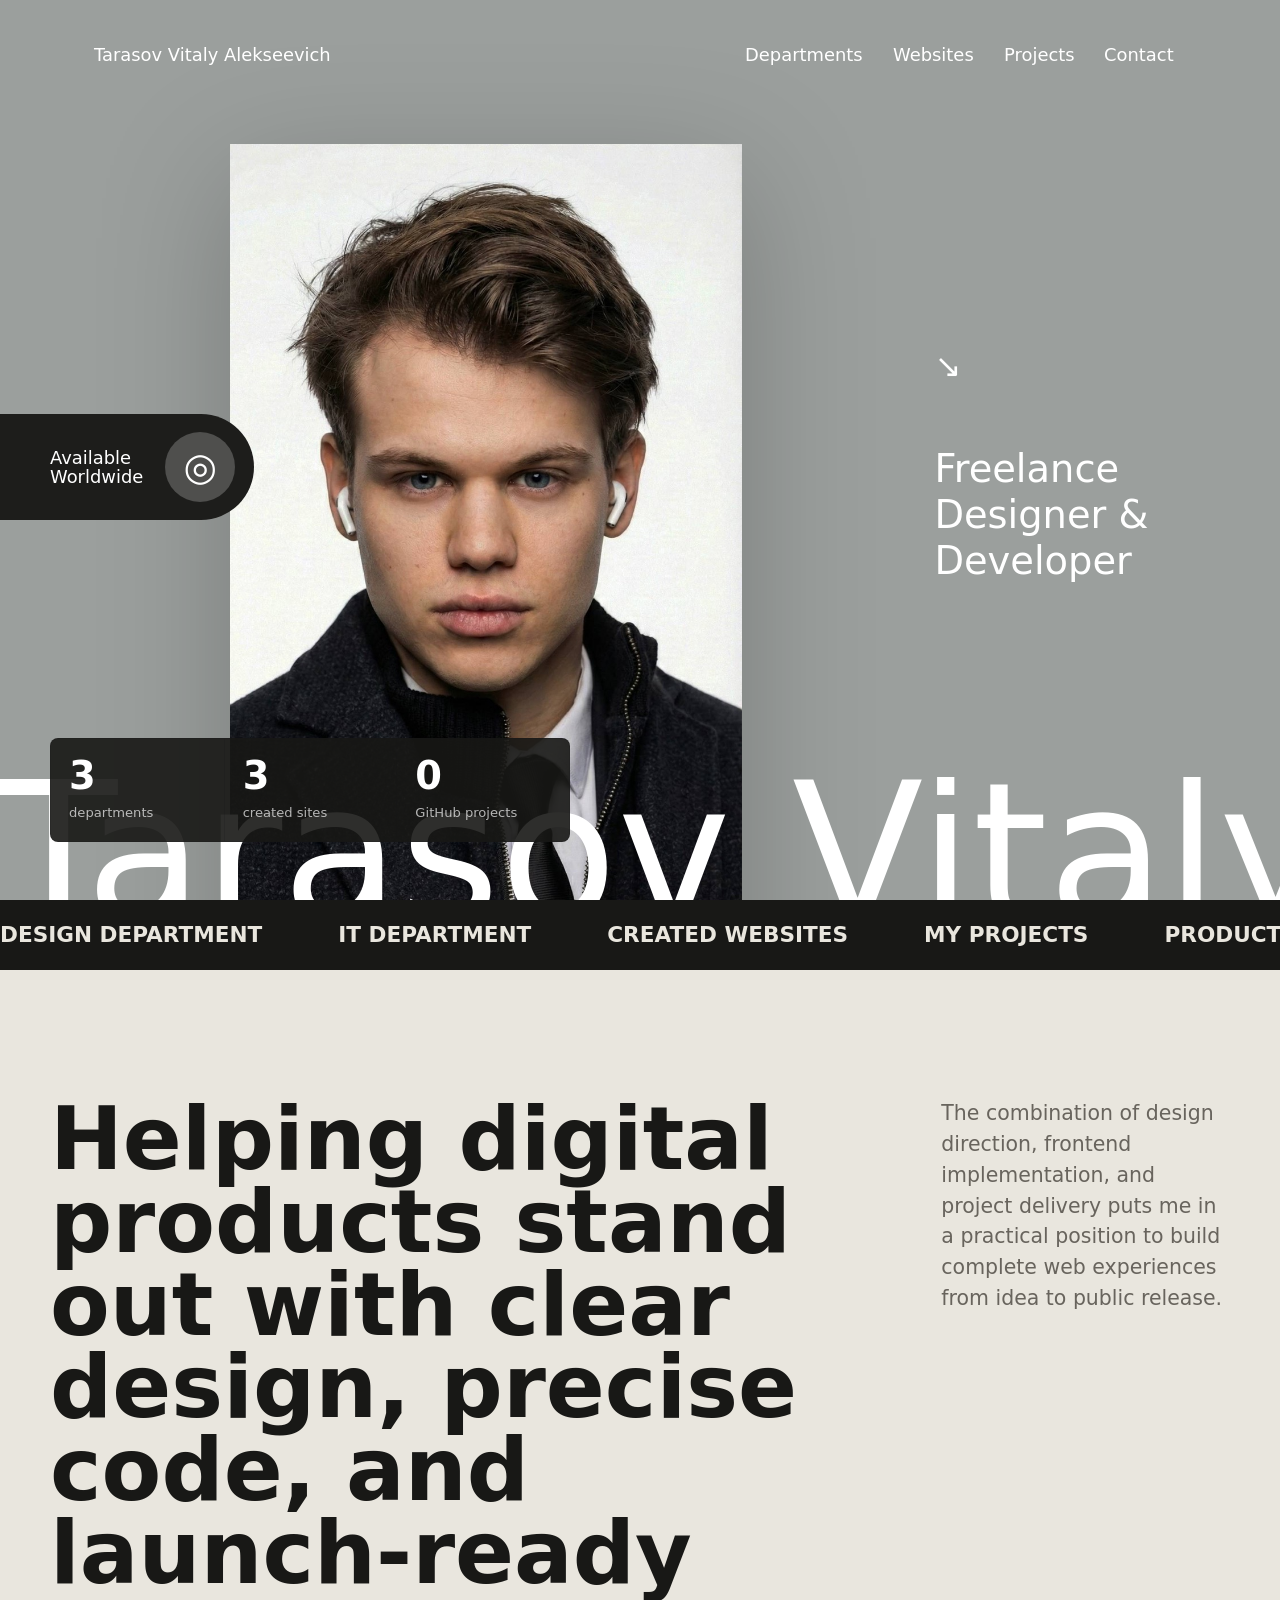
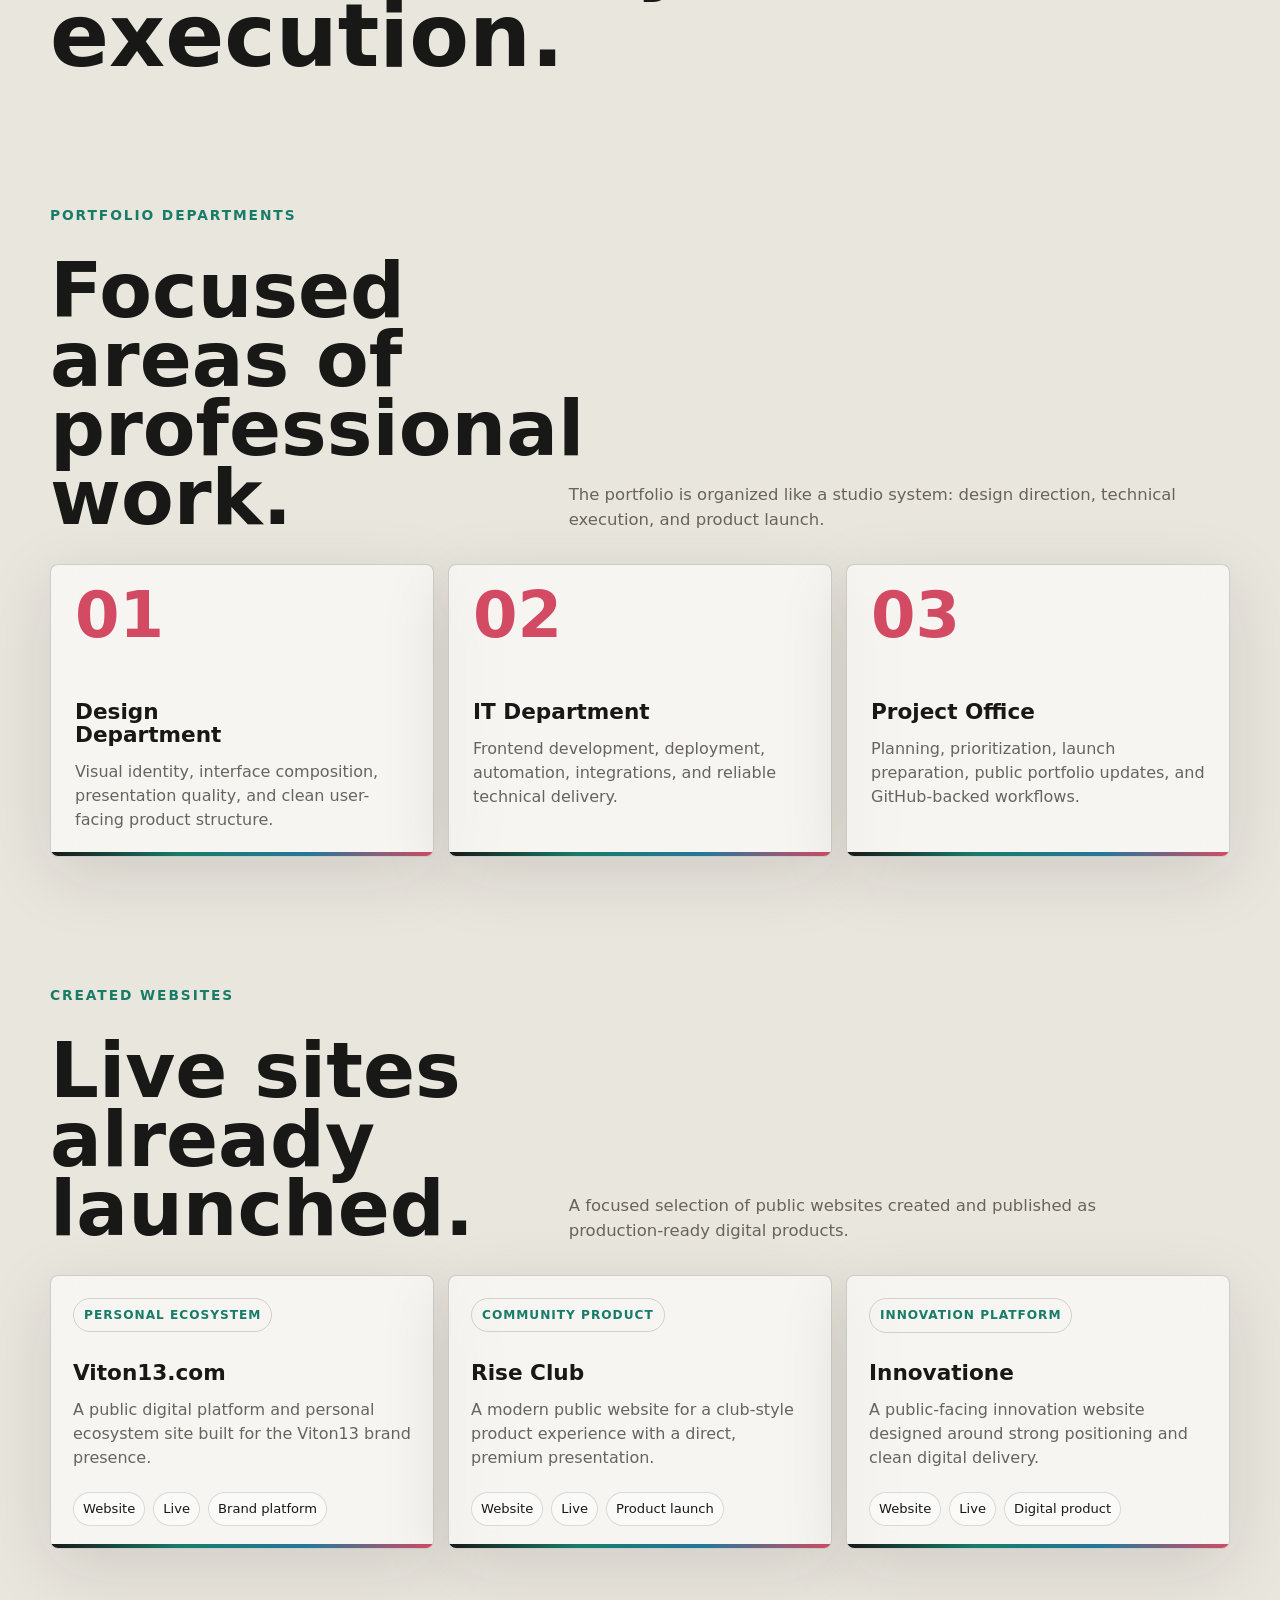
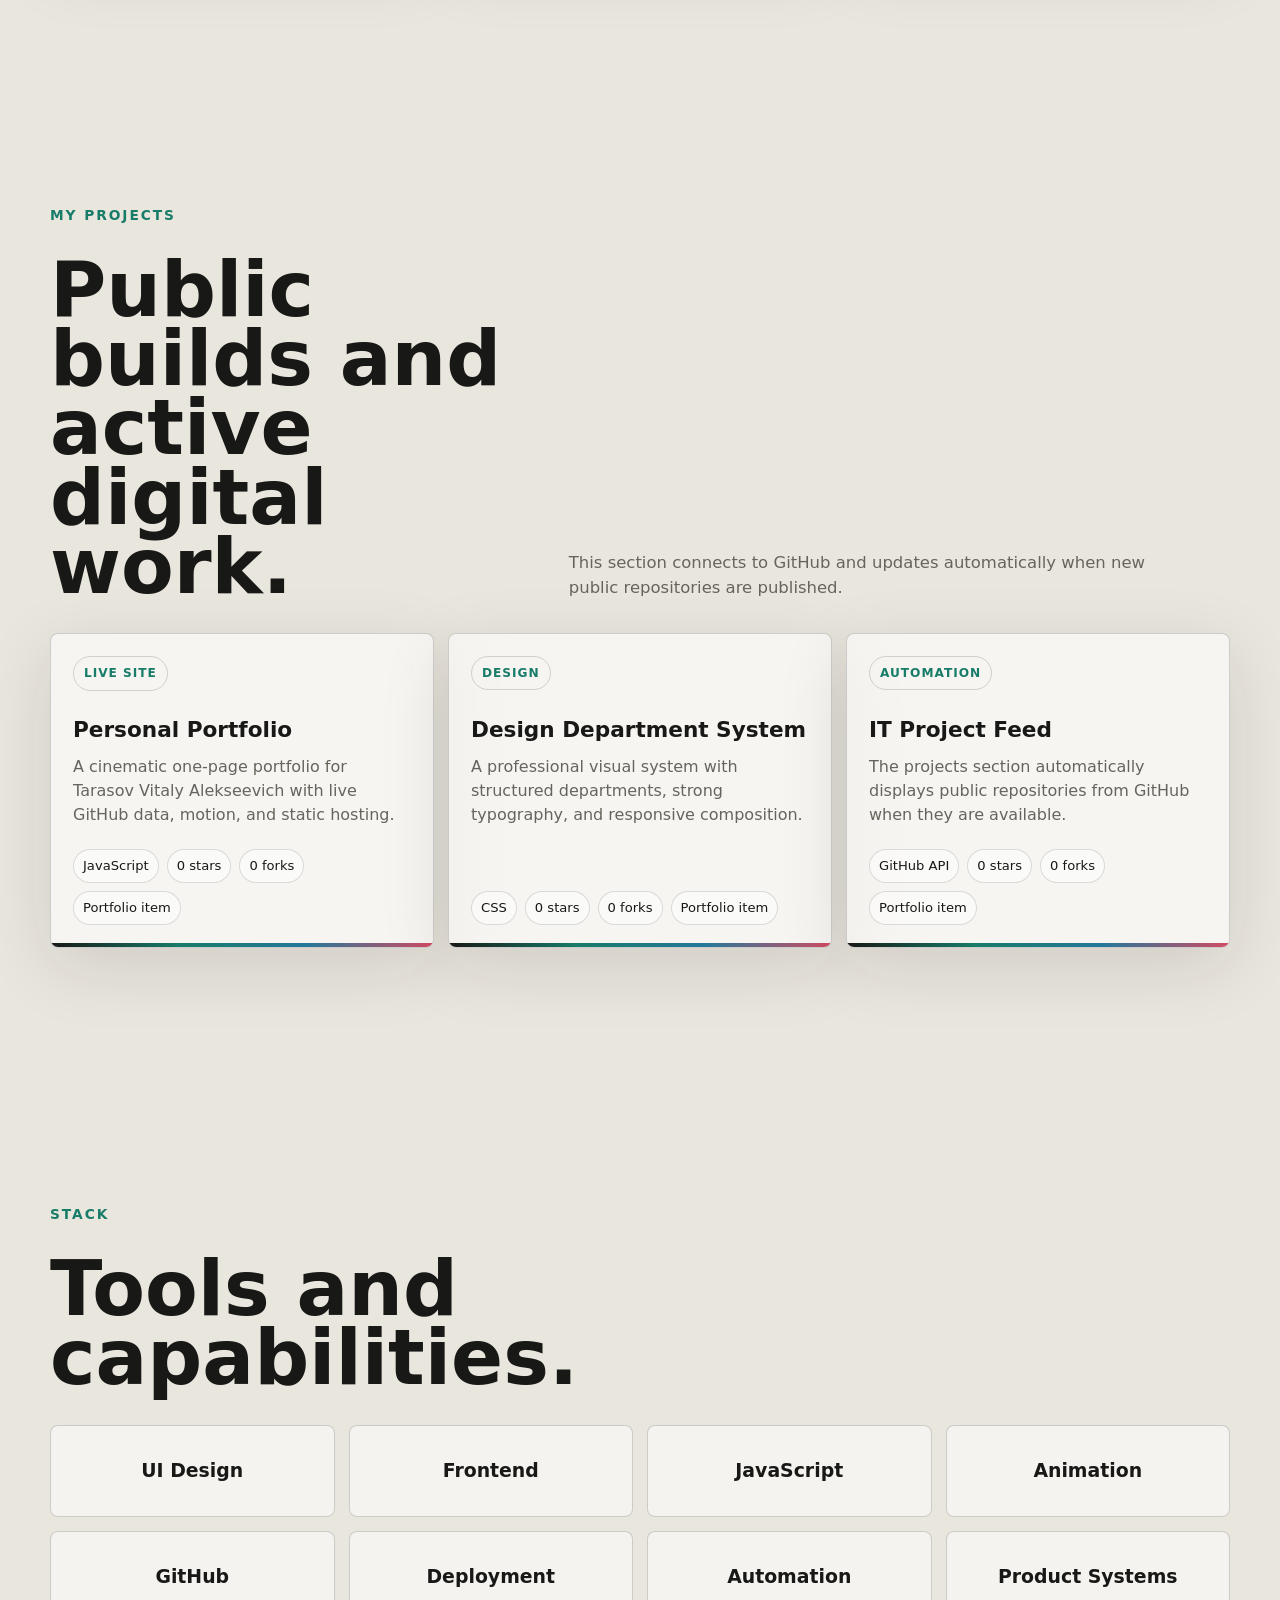
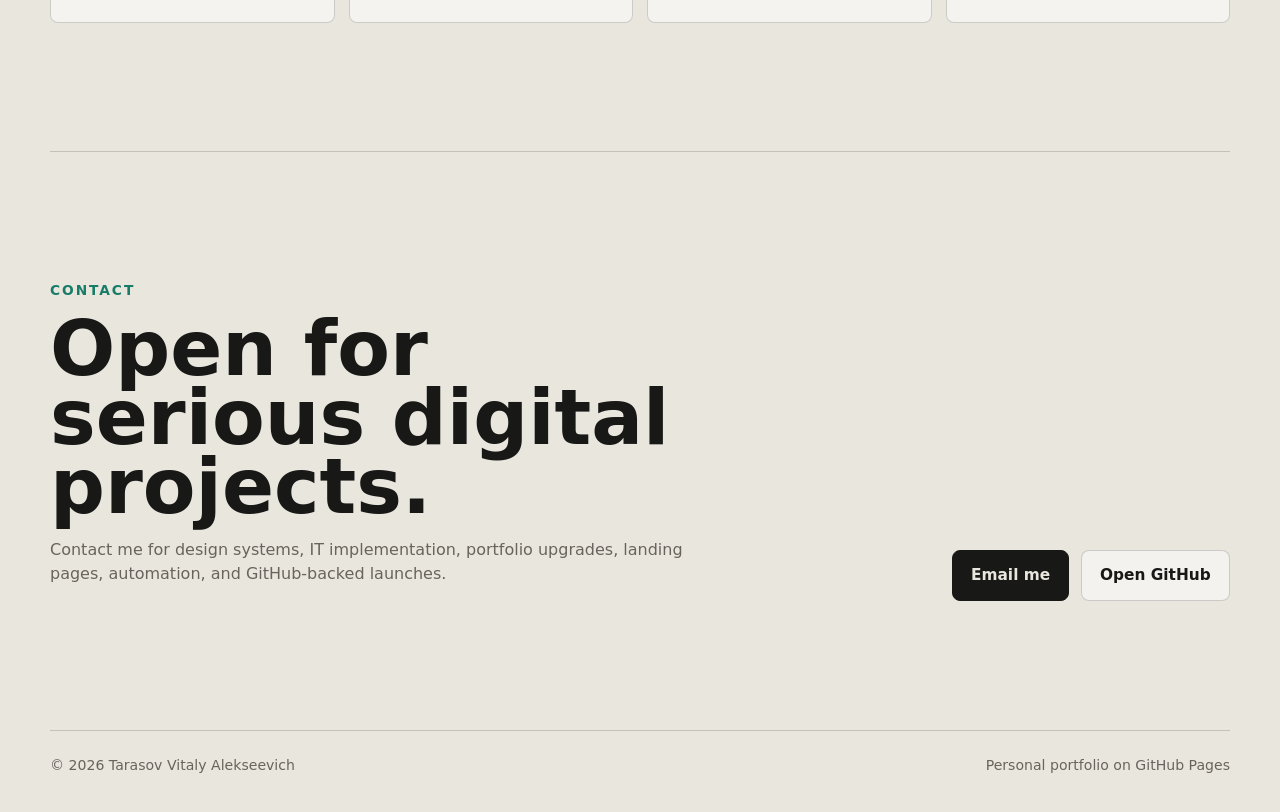
<file: index.html>
<!doctype html>
<html lang="en">
  <head>
    <meta charset="utf-8">
    <meta name="viewport" content="width=device-width, initial-scale=1">
    <meta name="theme-color" content="#050608">
    <meta
      name="description"
      content="Tarasov Vitaly Alekseevich personal portfolio: design direction, IT engineering, digital projects, and GitHub work."
    >
    <meta property="og:title" content="Tarasov Vitaly Alekseevich - Portfolio">
    <meta
      property="og:description"
      content="A professional one-page portfolio for design, IT, product systems, and public projects."
    >
    <meta property="og:type" content="website">
    <meta property="og:image" content="assets/tarasov-vitaly.jpg">
    <title>Tarasov Vitaly Alekseevich - Portfolio</title>
    <link rel="icon" href="favicon.svg" type="image/svg+xml">
    <link rel="preconnect" href="https://api.github.com">
    <link rel="preconnect" href="https://avatars.githubusercontent.com">
    <link rel="stylesheet" href="styles.css">
    <noscript>
      <style>
        .preloader {
          display: none;
        }

        .reveal {
          opacity: 1;
          transform: none;
        }

        .site-header,
        .hero-visual,
        .metrics,
        .hero-location,
        .hero-role,
        .hero-name-marquee {
          opacity: 1;
          transform: none;
        }

        .hero-visual {
          transform: translateX(-50%);
        }
      </style>
    </noscript>
  </head>
  <body>
    <canvas id="signal-canvas" aria-hidden="true"></canvas>
    <div class="preloader" aria-hidden="true">
      <div class="preloader-words">
        <span>Design</span>
        <span>Code</span>
        <span>Launch</span>
      </div>
    </div>

    <header class="site-header" aria-label="Primary navigation">
      <a class="brand" href="#home" aria-label="Tarasov Vitaly Alekseevich home">Tarasov Vitaly Alekseevich</a>
      <nav class="nav-links" aria-label="Portfolio sections">
        <a href="#departments">Departments</a>
        <a href="#websites">Websites</a>
        <a href="#projects">Projects</a>
        <a href="#contact">Contact</a>
      </nav>
    </header>

    <main>
      <section id="home" class="hero section-shell">
        <div class="hero-location reveal" aria-label="Availability">
          <span>Available<br>Worldwide</span>
          <span class="globe-mark" aria-hidden="true">◎</span>
        </div>

        <div class="hero-copy reveal">
          <p class="hero-kicker">Designer & Developer</p>
          <p class="hero-text">
            I create polished digital products, combine design systems with
            engineering discipline, and move ideas from concept to public launch.
          </p>
        </div>

        <div class="hero-visual reveal" aria-label="Portrait of Tarasov Vitaly Alekseevich">
          <img
            class="avatar"
            src="assets/tarasov-vitaly.jpg"
            alt="Tarasov Vitaly Alekseevich portrait"
            width="900"
            height="1200"
          >
        </div>

        <div class="hero-role reveal" aria-label="Professional role">
          <span class="arrow-mark">↘</span>
          <p>
            Freelance<br>
            Designer & Developer
          </p>
        </div>

        <div class="hero-name-marquee" aria-hidden="true">
          <div>
            <span>Tarasov Vitaly Alekseevich</span>
            <span>Tarasov Vitaly Alekseevich</span>
          </div>
        </div>

        <div class="metrics reveal" aria-label="Portfolio metrics">
          <div>
            <strong>3</strong>
            <span>departments</span>
          </div>
          <div>
            <strong>3</strong>
            <span>created sites</span>
          </div>
          <div>
            <strong id="repo-count">0</strong>
            <span>GitHub projects</span>
          </div>
        </div>
      </section>

      <div class="motion-strip" aria-hidden="true">
        <div class="marquee">
          <span>Design department</span>
          <span>IT department</span>
          <span>Created websites</span>
          <span>My projects</span>
          <span>Product polish</span>
          <span>Digital systems</span>
          <span>Public launch</span>
        </div>
      </div>

      <section id="departments" class="section-shell craft-section">
        <div class="intro-statement reveal">
          <h2>
            Helping digital products stand out with clear design, precise code,
            and launch-ready execution.
          </h2>
          <p>
            The combination of design direction, frontend implementation, and
            project delivery puts me in a practical position to build complete
            web experiences from idea to public release.
          </p>
        </div>

        <div class="section-heading reveal">
          <p class="eyebrow">Portfolio departments</p>
          <h2>Focused areas of professional work.</h2>
          <p>
            The portfolio is organized like a studio system: design direction,
            technical execution, and product launch.
          </p>
        </div>

        <div class="craft-grid">
          <article class="craft-item reveal">
            <span>01</span>
            <h3>Design Department</h3>
            <p>Visual identity, interface composition, presentation quality, and clean user-facing product structure.</p>
          </article>
          <article class="craft-item reveal">
            <span>02</span>
            <h3>IT Department</h3>
            <p>Frontend development, deployment, automation, integrations, and reliable technical delivery.</p>
          </article>
          <article class="craft-item reveal">
            <span>03</span>
            <h3>Project Office</h3>
            <p>Planning, prioritization, launch preparation, public portfolio updates, and GitHub-backed workflows.</p>
          </article>
        </div>
      </section>

      <section id="websites" class="section-shell portfolio-section websites-section">
        <div class="section-heading reveal">
          <p class="eyebrow">Created websites</p>
          <h2>Live sites already launched.</h2>
          <p>
            A focused selection of public websites created and published as
            production-ready digital products.
          </p>
        </div>

        <div class="repo-grid site-grid" aria-label="Created websites">
          <article class="project-card reveal">
            <div>
              <span class="project-type">Personal ecosystem</span>
              <h3>Viton13.com</h3>
              <p>A public digital platform and personal ecosystem site built for the Viton13 brand presence.</p>
            </div>
            <div class="project-meta">
              <span>Website</span>
              <span>Live</span>
              <span>Brand platform</span>
            </div>
            <a class="card-link" href="https://viton13.com/" target="_blank" rel="noreferrer" aria-label="Open Viton13.com"></a>
          </article>

          <article class="project-card reveal">
            <div>
              <span class="project-type">Community product</span>
              <h3>Rise Club</h3>
              <p>A modern public website for a club-style product experience with a direct, premium presentation.</p>
            </div>
            <div class="project-meta">
              <span>Website</span>
              <span>Live</span>
              <span>Product launch</span>
            </div>
            <a class="card-link" href="https://riseclub.pro/" target="_blank" rel="noreferrer" aria-label="Open Rise Club"></a>
          </article>

          <article class="project-card reveal">
            <div>
              <span class="project-type">Innovation platform</span>
              <h3>Innovatione</h3>
              <p>A public-facing innovation website designed around strong positioning and clean digital delivery.</p>
            </div>
            <div class="project-meta">
              <span>Website</span>
              <span>Live</span>
              <span>Digital product</span>
            </div>
            <a class="card-link" href="https://innovatione.ru/" target="_blank" rel="noreferrer" aria-label="Open Innovatione"></a>
          </article>
        </div>
      </section>

      <section id="projects" class="section-shell portfolio-section">
        <div class="section-heading reveal">
          <p class="eyebrow">My projects</p>
          <h2>Public builds and active digital work.</h2>
          <p>
            This section connects to GitHub and updates automatically when new
            public repositories are published.
          </p>
        </div>

        <div id="repo-grid" class="repo-grid" aria-live="polite">
          <article class="project-card loading-card">
            <span class="project-type">Loading</span>
            <h3>Reading GitHub projects</h3>
            <p>Fetching the latest public repository data for Tarasov Vitaly Alekseevich.</p>
          </article>
        </div>
      </section>

      <section id="stack" class="section-shell stack-section">
        <div class="section-heading reveal">
          <p class="eyebrow">Stack</p>
          <h2>Tools and capabilities.</h2>
        </div>

        <div class="stack-grid" aria-label="Technology stack">
          <div class="stack-pill reveal">UI Design</div>
          <div class="stack-pill reveal">Frontend</div>
          <div class="stack-pill reveal">JavaScript</div>
          <div class="stack-pill reveal">Animation</div>
          <div class="stack-pill reveal">GitHub</div>
          <div class="stack-pill reveal">Deployment</div>
          <div class="stack-pill reveal">Automation</div>
          <div class="stack-pill reveal">Product Systems</div>
        </div>
      </section>

      <section id="contact" class="section-shell contact-section">
        <div class="contact-copy reveal">
          <p class="eyebrow">Contact</p>
          <h2>Open for serious digital projects.</h2>
          <p>
            Contact me for design systems, IT implementation, portfolio
            upgrades, landing pages, automation, and GitHub-backed launches.
          </p>
        </div>
        <div class="contact-actions reveal">
          <a class="button primary" href="mailto:viton13bussiness@gmail.com">Email me</a>
          <a class="button secondary" href="https://github.com/viton13bussiness-collab" target="_blank" rel="noreferrer">Open GitHub</a>
        </div>
      </section>
    </main>

    <footer class="site-footer">
      <span>© <span id="year"></span> Tarasov Vitaly Alekseevich</span>
      <span>Personal portfolio on GitHub Pages</span>
    </footer>

    <script src="script.js"></script>
  </body>
</html>
</file>
<file: styles.css>
:root {
  color-scheme: light;
  --bg: #e9e6de;
  --hero-bg: #9b9f9d;
  --panel: rgba(255, 255, 255, 0.58);
  --panel-solid: #f8f6f0;
  --text: #181816;
  --muted: #68645d;
  --line: rgba(24, 24, 22, 0.18);
  --lime: #181816;
  --green: #177c68;
  --cyan: #23789a;
  --coral: #d34b63;
  --shadow: rgba(29, 27, 24, 0.16);
  --max: 1180px;
}

* {
  box-sizing: border-box;
}

html {
  scroll-behavior: smooth;
}

body {
  min-width: 320px;
  margin: 0;
  overflow-x: hidden;
  background: var(--bg);
  color: var(--text);
  font-family:
    Inter, ui-sans-serif, system-ui, -apple-system, BlinkMacSystemFont, "Segoe UI",
    sans-serif;
  line-height: 1.5;
}

body.is-loading {
  overflow: hidden;
}

body::selection {
  background: var(--lime);
  color: var(--bg);
}

a {
  color: inherit;
  text-decoration: none;
}

img {
  display: block;
  max-width: 100%;
}

#signal-canvas {
  position: fixed;
  inset: 0;
  z-index: -1;
  width: 100%;
  height: 100%;
  display: none;
  opacity: 0;
}

.preloader {
  position: fixed;
  inset: 0;
  z-index: 100;
  display: grid;
  place-items: center;
  overflow: hidden;
  background: #1d1d1b;
  color: #fff;
  transition: transform 900ms cubic-bezier(0.76, 0, 0.24, 1), visibility 900ms;
}

.preloader-words {
  position: relative;
  width: min(86vw, 720px);
  height: clamp(4.4rem, 10vw, 8.8rem);
  overflow: hidden;
  text-align: center;
}

.preloader-words span {
  position: absolute;
  inset: 0;
  display: grid;
  place-items: center;
  font-size: clamp(4rem, 10vw, 8.6rem);
  line-height: 0.9;
  opacity: 0;
  transform: translateY(110%);
  animation: loaderWord 1320ms cubic-bezier(0.76, 0, 0.24, 1) forwards;
}

.preloader-words span:nth-child(2) {
  animation-delay: 520ms;
}

.preloader-words span:nth-child(3) {
  animation-delay: 1040ms;
}

body.is-ready .preloader {
  visibility: hidden;
  transform: translateY(-100%);
}

.site-header {
  position: absolute;
  top: 0;
  left: 50%;
  z-index: 20;
  display: flex;
  align-items: center;
  justify-content: space-between;
  width: min(calc(100% - 32px), var(--max));
  margin: 0;
  padding: 32px 44px;
  border: 0;
  border-radius: 0;
  background: transparent;
  box-shadow: none;
  transform: translateX(-50%);
  backdrop-filter: none;
  opacity: 0;
  transform: translate(-50%, -22px);
  transition: opacity 900ms cubic-bezier(0.76, 0, 0.24, 1), transform 900ms cubic-bezier(0.76, 0, 0.24, 1);
}

body.is-ready .site-header {
  opacity: 1;
  transform: translate(-50%, 0);
  transition-delay: 230ms;
}

.brand {
  display: inline-flex;
  min-width: 0;
  align-items: center;
  color: #fff;
  font-size: clamp(0.96rem, 1.4vw, 1.15rem);
  font-weight: 500;
  letter-spacing: 0;
  white-space: nowrap;
}

.nav-links {
  display: flex;
  align-items: center;
  gap: 6px;
}

.nav-links a {
  min-width: 76px;
  padding: 10px 12px;
  border-radius: 7px;
  color: #fff;
  font-size: clamp(0.96rem, 1.4vw, 1.15rem);
  text-align: center;
  transition: background 180ms ease, color 180ms ease;
}

.nav-links a:hover,
.nav-links a:focus-visible {
  background: rgba(255, 255, 255, 0.14);
  color: #fff;
  outline: none;
}

.section-shell {
  width: min(calc(100% - 32px), var(--max));
  margin: 0 auto;
}

.hero {
  position: relative;
  display: block;
  width: 100%;
  min-height: 100svh;
  overflow: hidden;
  background: var(--hero-bg);
  color: #fff;
  padding: 0;
}

.hero-copy {
  display: none;
}

.eyebrow {
  margin: 0 0 14px;
  color: var(--green);
  font-size: clamp(0.75rem, 1.5vw, 0.86rem);
  font-weight: 800;
  letter-spacing: 0.14em;
  text-transform: uppercase;
}

h1,
h2,
h3,
p {
  overflow-wrap: break-word;
}

h1,
h2,
h3 {
  overflow-wrap: normal;
  word-break: normal;
}

h1 {
  max-width: 11ch;
  margin: 0;
  font-size: clamp(3.6rem, 7vw, 7.4rem);
  line-height: 0.9;
  letter-spacing: 0;
  white-space: normal;
  text-transform: none;
}

.hero-kicker {
  margin: 0 0 10px;
  color: #fff;
  font-size: clamp(1.85rem, 3vw, 3.1rem);
  line-height: 1.12;
}

h2 {
  max-width: 15ch;
  margin: 0;
  font-size: clamp(2.4rem, 6vw, 5.6rem);
  line-height: 0.9;
  letter-spacing: 0;
  text-transform: none;
}

h3 {
  margin: 0;
  font-size: clamp(1.08rem, 2vw, 1.35rem);
  line-height: 1.08;
}

.hero-text {
  max-width: 360px;
  margin: 0;
  color: rgba(255, 255, 255, 0.76);
  font-size: clamp(1rem, 1.3vw, 1.16rem);
}

.hero-actions,
.contact-actions {
  display: flex;
  flex-wrap: wrap;
  gap: 12px;
  margin-top: 32px;
}

.button {
  display: inline-flex;
  min-height: 48px;
  align-items: center;
  justify-content: center;
  border: 1px solid var(--line);
  border-radius: 8px;
  padding: 13px 18px;
  font-size: 0.96rem;
  font-weight: 800;
  transition: transform 180ms ease, border-color 180ms ease, background 180ms ease;
}

.button:hover,
.button:focus-visible {
  transform: translateY(-2px);
  outline: none;
}

.button.primary {
  border-color: var(--text);
  background: var(--text);
  color: var(--bg);
}

.button.secondary {
  background: rgba(255, 255, 255, 0.48);
  color: var(--text);
}

.button.secondary:hover,
.button.secondary:focus-visible {
  border-color: rgba(24, 24, 22, 0.44);
  background: rgba(255, 255, 255, 0.74);
}

.recent-work {
  max-width: 620px;
  margin-top: 38px;
  border-top: 1px solid var(--line);
}

.recent-label {
  margin: 18px 0 8px;
  color: var(--muted);
  font-size: 0.82rem;
  font-weight: 800;
  text-transform: uppercase;
}

.recent-work a {
  display: flex;
  align-items: center;
  justify-content: space-between;
  gap: 18px;
  min-height: 54px;
  border-bottom: 1px solid var(--line);
  color: var(--text);
  transition: padding 180ms ease, color 180ms ease;
}

.recent-work a:hover,
.recent-work a:focus-visible {
  padding-left: 12px;
  color: var(--green);
  outline: none;
}

.recent-work span {
  font-size: clamp(1.1rem, 2vw, 1.45rem);
  font-weight: 800;
}

.recent-work small {
  color: var(--muted);
  font-size: 0.86rem;
  text-align: right;
}

.hero-visual {
  position: absolute;
  left: 38%;
  bottom: 0;
  z-index: 2;
  display: grid;
  width: min(40vw, 560px);
  height: min(84vh, 820px);
  aspect-ratio: auto;
  place-items: center;
  border-radius: 0;
  background: transparent;
  box-shadow: none;
  opacity: 0;
  transform: translateX(-50%) translateY(calc(64px + var(--hero-y, 0px))) scale(1.05);
  transition: opacity 1100ms cubic-bezier(0.76, 0, 0.24, 1), transform 1100ms cubic-bezier(0.76, 0, 0.24, 1);
}

body.is-ready .hero-visual {
  opacity: 1;
  transform: translateX(-50%) translateY(var(--hero-y, 0px)) scale(1);
  transition-delay: 360ms;
}

.avatar {
  position: relative;
  z-index: 2;
  width: 100%;
  height: 100%;
  border: 0;
  border-radius: 0;
  box-shadow: none;
  object-fit: contain;
  object-position: center bottom;
  filter: drop-shadow(0 34px 64px rgba(0, 0, 0, 0.22));
}

.metrics {
  position: absolute;
  bottom: 58px;
  left: max(32px, calc((100vw - var(--max)) / 2));
  z-index: 5;
  display: grid;
  width: min(520px, calc(100% - 64px));
  grid-template-columns: repeat(3, minmax(0, 1fr));
  border: 1px solid var(--line);
  border-radius: 8px;
  background: rgba(24, 24, 22, 0.9);
  box-shadow: none;
  backdrop-filter: none;
  color: #fff;
  opacity: 0;
  transform: translateY(34px);
  transition: opacity 900ms cubic-bezier(0.76, 0, 0.24, 1), transform 900ms cubic-bezier(0.76, 0, 0.24, 1);
}

body.is-ready .metrics {
  opacity: 1;
  transform: translateY(var(--metrics-y, 0px));
  transition-delay: 700ms;
}

.metrics div {
  min-width: 0;
  padding: 18px;
}

.metrics div + div {
  border-left: 1px solid var(--line);
}

.metrics strong,
.metrics span {
  display: block;
}

.metrics strong {
  color: #fff;
  font-size: clamp(1.45rem, 4vw, 2.4rem);
  line-height: 1;
}

.metrics span {
  margin-top: 8px;
  color: rgba(255, 255, 255, 0.68);
  font-size: 0.82rem;
}

.hero-location {
  position: absolute;
  left: 0;
  top: 46%;
  z-index: 5;
  display: flex;
  align-items: center;
  gap: 22px;
  min-width: 254px;
  border-radius: 0 999px 999px 0;
  padding: 18px 18px 18px max(32px, calc((100vw - var(--max)) / 2));
  background: #1d1d1b;
  color: #fff;
  font-size: clamp(1rem, 1.4vw, 1.25rem);
  line-height: 1.08;
  opacity: 0;
  transform: translateX(-100%);
  transition: opacity 900ms cubic-bezier(0.76, 0, 0.24, 1), transform 900ms cubic-bezier(0.76, 0, 0.24, 1);
}

body.is-ready .hero-location {
  opacity: 1;
  transform: translateX(0) translateY(var(--location-y, 0px));
  transition-delay: 540ms;
}

.globe-mark {
  display: grid;
  width: 70px;
  height: 70px;
  place-items: center;
  border-radius: 50%;
  background: rgba(255, 255, 255, 0.22);
  font-size: 2.4rem;
  animation: globeSpin 10s linear infinite;
}

.hero-role {
  position: absolute;
  right: clamp(28px, 5vw, 72px);
  top: 38%;
  z-index: 5;
  width: min(22vw, 330px);
  color: #fff;
  opacity: 0;
  transform: translateY(44px);
  transition: opacity 900ms cubic-bezier(0.76, 0, 0.24, 1), transform 900ms cubic-bezier(0.76, 0, 0.24, 1);
}

body.is-ready .hero-role {
  opacity: 1;
  transform: translateY(var(--role-y, 0px));
  transition-delay: 620ms;
}

.hero-role p {
  margin: 56px 0 0;
  font-size: clamp(2rem, 3vw, 3.3rem);
  line-height: 1.2;
}

.arrow-mark {
  display: block;
  font-size: 2rem;
}

.hero-name-marquee {
  position: absolute;
  right: 0;
  bottom: -0.16em;
  left: 0;
  z-index: 4;
  overflow: hidden;
  color: #fff;
  font-size: max(9rem, 15vw);
  line-height: 0.8;
  white-space: nowrap;
  pointer-events: none;
  opacity: 0;
  transform: translateY(calc(54px + var(--name-y, 0px)));
  transition: opacity 1000ms cubic-bezier(0.76, 0, 0.24, 1), transform 1000ms cubic-bezier(0.76, 0, 0.24, 1);
}

body.is-ready .hero-name-marquee {
  opacity: 1;
  transform: translateY(var(--name-y, 0px));
  transition-delay: 760ms;
}

.hero-name-marquee div {
  display: flex;
  width: max-content;
  animation: heroMarquee 28s linear infinite;
}

.hero-name-marquee span {
  display: block;
  padding-right: 0.18em;
}

.motion-strip {
  overflow: hidden;
  border-block: 1px solid var(--line);
  background: var(--text);
  color: var(--bg);
}

.marquee {
  display: flex;
  width: max-content;
  min-width: 100%;
  gap: clamp(26px, 6vw, 76px);
  padding: 18px 0;
  font-size: clamp(1rem, 2vw, 1.35rem);
  font-weight: 900;
  text-transform: uppercase;
  animation: marquee 26s linear infinite;
}

.marquee span {
  white-space: nowrap;
}

.portfolio-section,
.craft-section,
.stack-section,
.contact-section {
  padding: clamp(72px, 10vw, 128px) 0;
}

.intro-statement {
  display: grid;
  grid-template-columns: minmax(0, 2fr) minmax(260px, 0.72fr);
  gap: clamp(28px, 7vw, 96px);
  align-items: start;
  padding-bottom: clamp(78px, 10vw, 138px);
}

.intro-statement h2 {
  max-width: 14ch;
  font-size: clamp(3rem, 6.8vw, 7rem);
  line-height: 0.95;
}

.intro-statement p {
  margin: 0;
  color: var(--muted);
  font-size: clamp(1rem, 1.7vw, 1.28rem);
}

.websites-section {
  padding-top: 0;
}

.section-heading {
  display: grid;
  grid-template-columns: minmax(220px, 0.85fr) minmax(260px, 1.15fr);
  gap: 30px;
  align-items: end;
  margin-bottom: 32px;
}

.section-heading .eyebrow {
  grid-column: 1 / -1;
  margin-bottom: 0;
}

.section-heading p:not(.eyebrow) {
  max-width: 620px;
  margin: 0;
  color: var(--muted);
  font-size: 1.03rem;
}

.repo-grid,
.craft-grid,
.stack-grid {
  display: grid;
  gap: 14px;
}

.repo-grid {
  grid-template-columns: repeat(3, minmax(0, 1fr));
}

.project-card,
.craft-item {
  position: relative;
  overflow: hidden;
  min-height: 260px;
  border: 1px solid var(--line);
  border-radius: 8px;
  background: var(--panel);
  box-shadow: 0 18px 70px rgba(29, 27, 24, 0.12);
  backdrop-filter: blur(16px);
}

.project-card {
  display: flex;
  flex-direction: column;
  justify-content: space-between;
  padding: 22px;
  transition: transform 260ms ease, border-color 220ms ease, background 220ms ease;
}

.project-card::before,
.craft-item::before {
  position: absolute;
  inset: 0;
  background: radial-gradient(circle at var(--mx, 50%) var(--my, 50%), rgba(35, 120, 154, 0.1), transparent 18rem);
  content: "";
  opacity: 0;
  transition: opacity 220ms ease;
  pointer-events: none;
}

.project-card::after,
.craft-item::after {
  position: absolute;
  inset: auto 0 0;
  height: 4px;
  background: linear-gradient(90deg, var(--lime), var(--green), var(--cyan), var(--coral));
  content: "";
}

.project-card:hover {
  transform: translateY(-6px);
  border-color: rgba(24, 24, 22, 0.38);
  background: rgba(255, 255, 255, 0.76);
}

.project-card:hover::before,
.craft-item:hover::before {
  opacity: 1;
}

.project-card > *:not(.card-link),
.craft-item > * {
  position: relative;
  z-index: 1;
}

.card-link {
  position: absolute;
  inset: 0;
  z-index: 3;
  border-radius: 8px;
}

.card-link:focus-visible {
  outline: 2px solid var(--lime);
  outline-offset: -4px;
}

.project-type {
  display: inline-flex;
  width: fit-content;
  max-width: 100%;
  margin-bottom: 28px;
  border: 1px solid rgba(24, 24, 22, 0.16);
  border-radius: 999px;
  padding: 7px 10px;
  color: var(--green);
  font-size: 0.76rem;
  font-weight: 900;
  letter-spacing: 0.08em;
  text-transform: uppercase;
}

.project-card h3 {
  margin-bottom: 14px;
}

.project-card p {
  margin: 0;
  color: var(--muted);
}

.project-meta {
  display: flex;
  flex-wrap: wrap;
  gap: 8px;
  margin-top: 22px;
  color: var(--text);
  font-size: 0.82rem;
}

.project-meta span {
  border: 1px solid rgba(24, 24, 22, 0.14);
  border-radius: 999px;
  padding: 6px 9px;
  background: rgba(255, 255, 255, 0.48);
}

.loading-card {
  grid-column: 1 / -1;
}

.craft-grid {
  grid-template-columns: repeat(3, minmax(0, 1fr));
}

.craft-item {
  padding: 24px;
}

.craft-item span {
  display: block;
  margin-bottom: 58px;
  color: var(--coral);
  font-size: clamp(2rem, 5vw, 4.5rem);
  font-weight: 900;
  line-height: 0.82;
}

.craft-item p {
  margin: 14px 0 0;
  color: var(--muted);
}

.craft-item h3 {
  max-width: 12ch;
}

.stack-grid {
  grid-template-columns: repeat(4, minmax(0, 1fr));
}

.stack-pill {
  min-height: 92px;
  display: grid;
  place-items: center;
  border: 1px solid var(--line);
  border-radius: 8px;
  background: rgba(255, 255, 255, 0.52);
  color: var(--text);
  font-size: clamp(0.98rem, 2vw, 1.18rem);
  font-weight: 900;
  text-align: center;
  transition: background 200ms ease, color 200ms ease, transform 200ms ease;
}

.stack-pill:hover {
  transform: translateY(-4px);
  background: var(--text);
  color: var(--bg);
}

.contact-section {
  display: grid;
  grid-template-columns: minmax(0, 1fr) auto;
  gap: 32px;
  align-items: end;
  border-top: 1px solid var(--line);
}

.contact-copy h2 {
  max-width: 13ch;
}

.contact-copy p:not(.eyebrow) {
  max-width: 640px;
  color: var(--muted);
}

.contact-actions {
  justify-content: flex-end;
  margin-top: 0;
}

.site-footer {
  display: flex;
  width: min(calc(100% - 32px), var(--max));
  justify-content: space-between;
  gap: 16px;
  margin: 0 auto;
  padding: 24px 0 36px;
  border-top: 1px solid var(--line);
  color: var(--muted);
  font-size: 0.88rem;
}

.reveal {
  will-change: transform, opacity;
}

.reveal.visible {
  will-change: auto;
}

.magnetic {
  will-change: transform;
}

.site-header a,
.button,
.project-card,
.craft-item,
.stack-pill {
  will-change: transform;
}

@keyframes loaderWord {
  0% {
    opacity: 0;
    transform: translateY(110%);
  }

  28%,
  62% {
    opacity: 1;
    transform: translateY(0);
  }

  100% {
    opacity: 0;
    transform: translateY(-110%);
  }
}

@keyframes globeSpin {
  to {
    transform: rotate(360deg);
  }
}

@keyframes spin {
  to {
    transform: rotate(360deg);
  }
}

@keyframes scan {
  0%,
  100% {
    transform: translateY(-14%);
    opacity: 0;
  }

  35%,
  65% {
    opacity: 0.72;
  }

  50% {
    transform: translateY(14%);
  }
}

@keyframes marquee {
  to {
    transform: translateX(-50%);
  }
}

@keyframes heroMarquee {
  to {
    transform: translateX(-50%);
  }
}

@media (max-width: 900px) {
  .hero {
    min-height: 980px;
    padding-top: 0;
  }

  .hero-visual {
    left: 50%;
    top: 118px;
    bottom: auto;
    width: min(82vw, 370px);
    height: 520px;
    justify-self: auto;
  }

  .metrics {
    position: absolute;
    bottom: 32px;
    left: 16px;
    width: calc(100% - 32px);
    margin-top: 0;
  }

  .section-heading,
  .contact-section,
  .intro-statement {
    grid-template-columns: 1fr;
  }

  .repo-grid,
  .craft-grid {
    grid-template-columns: 1fr;
  }

  .stack-grid {
    grid-template-columns: repeat(2, minmax(0, 1fr));
  }

  .contact-actions {
    justify-content: flex-start;
  }

  .hero-location {
    top: 618px;
    min-width: 250px;
    padding-left: 24px;
  }

  .hero-role {
    right: 24px;
    top: 648px;
    width: min(42vw, 210px);
    z-index: 5;
    text-align: right;
  }

  .hero-role p {
    margin-top: 18px;
    font-size: clamp(1.55rem, 6vw, 2.25rem);
  }

  .arrow-mark {
    font-size: 1.5rem;
  }

  .hero-name-marquee {
    bottom: 150px;
    z-index: 1;
    font-size: 5.6rem;
    opacity: 0.42;
  }
}

@media (max-width: 620px) {
  .site-header {
    align-items: flex-start;
    flex-direction: column;
    gap: 10px;
    width: min(calc(100% - 20px), var(--max));
    margin-top: 10px;
    padding: 14px 12px;
  }

  .brand {
    width: 100%;
    justify-content: center;
  }

  .nav-links {
    width: 100%;
    justify-content: space-between;
  }

  .nav-links a {
    min-width: 0;
    flex: 1;
    padding-inline: 8px;
    font-size: 0.7rem;
  }

  .section-shell,
  .site-footer {
    width: min(calc(100% - 24px), var(--max));
  }

  h1 {
    max-width: 9ch;
    font-size: clamp(3.05rem, 16vw, 5.4rem);
  }

  .hero {
    min-height: 780px;
  }

  .hero-visual {
    left: 50%;
    top: 142px;
    width: min(88vw, 340px);
    height: 440px;
  }

  .hero-location,
  .metrics {
    display: none;
  }

  .hero-role {
    top: 608px;
    right: auto;
    left: 18px;
    width: calc(100% - 36px);
    text-align: left;
    z-index: 5;
  }

  .hero-role p {
    font-size: 1.35rem;
  }

  .hero-name-marquee {
    bottom: 8px;
    font-size: 4.1rem;
    opacity: 0.78;
  }

  h2 {
    max-width: 10ch;
  }

  .hero-actions,
  .contact-actions {
    align-items: stretch;
    flex-direction: column;
  }

  .button {
    width: 100%;
  }

  .metrics {
    grid-template-columns: 1fr;
  }

  .metrics div + div {
    border-top: 1px solid var(--line);
    border-left: 0;
  }

  .stack-grid {
    grid-template-columns: 1fr;
  }

  .site-footer {
    flex-direction: column;
  }
}

@media (prefers-reduced-motion: reduce) {
  *,
  *::before,
  *::after {
    scroll-behavior: auto !important;
    animation-duration: 0.001ms !important;
    animation-iteration-count: 1 !important;
    transition-duration: 0.001ms !important;
  }
}
</file>
